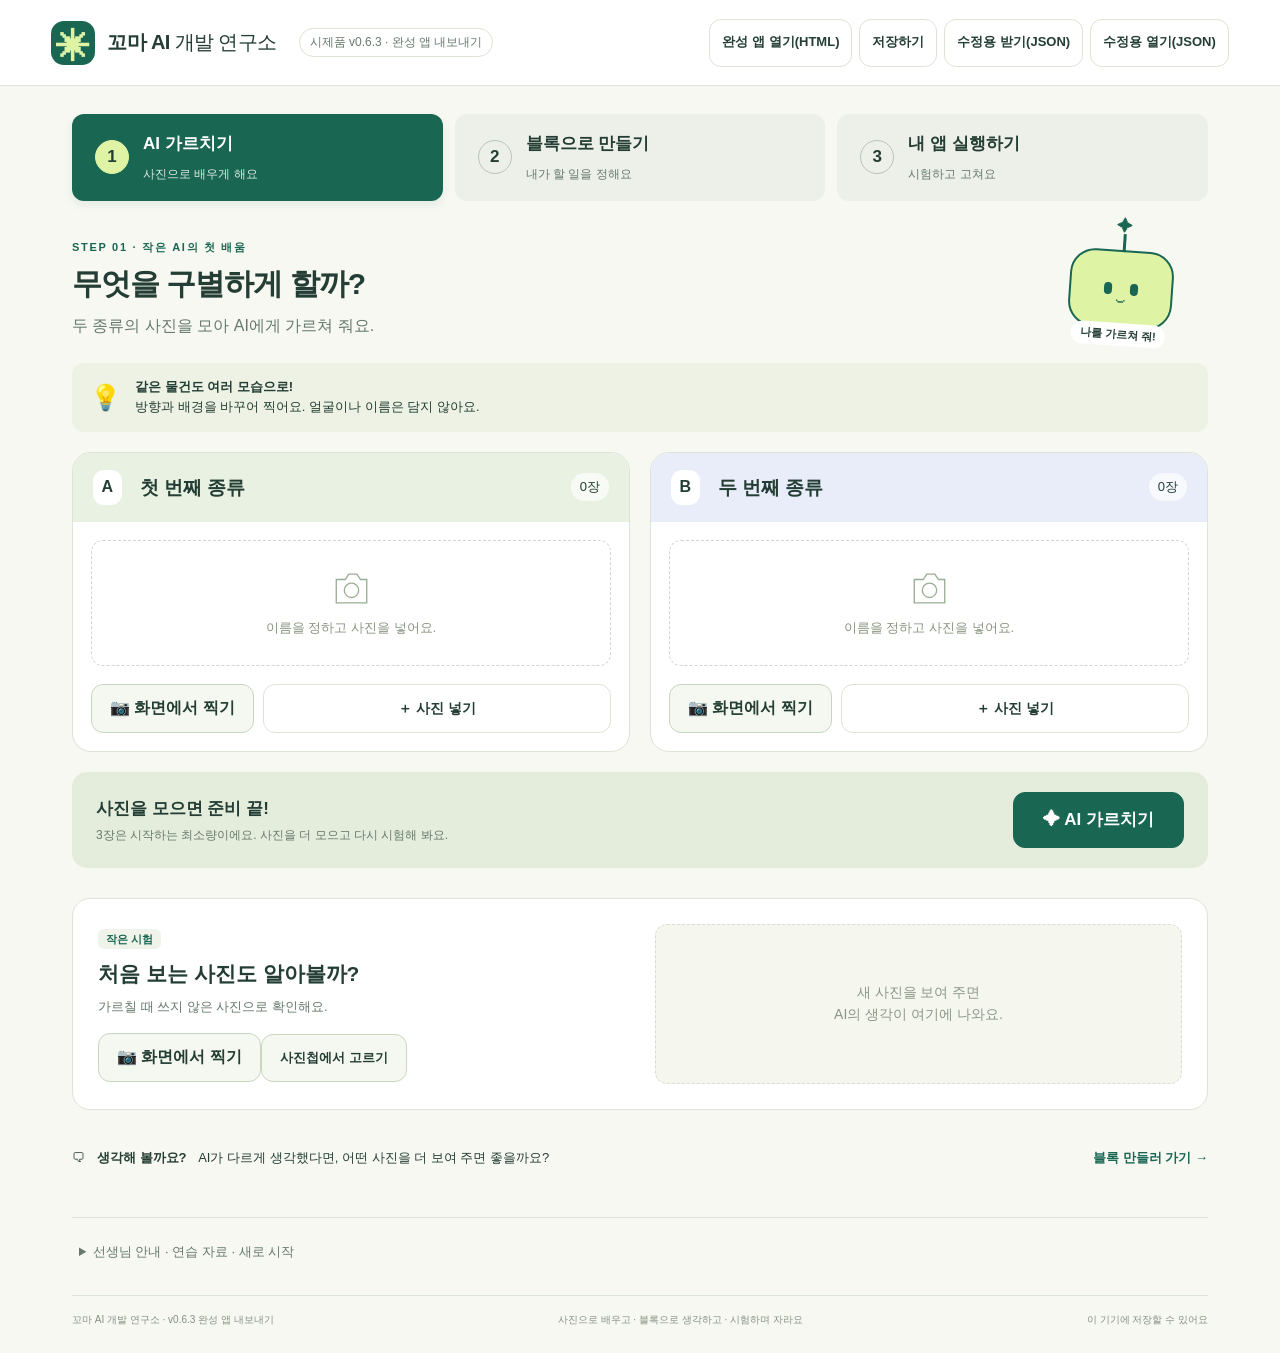
<file: docs/index.html>
<!doctype html>
<html lang="ko"><head><meta charset="utf-8"><meta name="viewport" content="width=device-width,initial-scale=1"><meta name="theme-color" content="#196653"><title>꼬마 AI 개발 연구소</title><link rel="stylesheet" href="style.css"><script defer src="vendor/tf.min.js"></script><script defer src="engine.js?v=60"></script><script defer src="persistence.js"></script><script defer src="camera.js?v=3"></script><script defer src="export-html.js?v=63"></script><script defer src="app.js?v=60"></script></head><body>
<header><a class="brand" href="#"><span class="brand-icon">✳</span><span>꼬마 AI <b>개발 연구소</b></span></a><span class="prototype">시제품 v0.6.3 · 완성 앱 내보내기</span><div class="file-tools"><a class="button quiet" href="play.html">완성 앱 열기(HTML)</a><button id="save">저장하기</button><button id="export">수정용 받기(JSON)</button><label class="button quiet">수정용 열기(JSON)<input id="import" type="file" accept=".json,application/json" hidden></label></div></header>
<main><nav class="steps" aria-label="개발 단계"><button data-tab="teach" class="active"><span>1</span> AI 가르치기<small>사진으로 배우게 해요</small></button><button data-tab="build"><span>2</span> 블록으로 만들기<small>내가 할 일을 정해요</small></button><button data-tab="run"><span>3</span> 내 앱 실행하기<small>시험하고 고쳐요</small></button></nav>
<div id="notice" role="status" aria-live="polite" hidden></div>
<section id="teach" class="page"><div class="section-heading"><div><p class="eyebrow">STEP 01 · 작은 AI의 첫 배움</p><h1>무엇을 구별하게 할까?</h1><p>두 종류의 사진을 모아 AI에게 가르쳐 줘요.</p></div><div class="robot" aria-hidden="true"><i></i><i></i><span>⌣</span><b>나를 가르쳐 줘!</b></div></div>
<div class="hint"><span>💡</span><div><b>같은 물건도 여러 모습으로!</b><br>방향과 배경을 바꾸어 찍어요. 얼굴이나 이름은 담지 않아요.</div></div>
<div id="classes" class="class-grid"></div>
<div class="train-bar"><div><b id="train-state">사진을 모으면 준비 끝!</b><p id="train-detail">한 종류에 3장 이상 넣어 봐요. 서로 다른 모습이 좋아요.</p></div><button id="train" class="primary big">✦ AI 가르치기</button><progress id="progress" max="100" value="0" hidden></progress></div>
<div class="test-panel"><div><span class="tag">작은 시험</span><h2>처음 보는 사진도 알아볼까?</h2><p>가르칠 때 쓰지 않은 사진으로 확인해요.</p><button id="test-camera" class="secondary">📷 화면에서 찍기</button><label class="button secondary">사진첩에서 고르기<input id="test-file" type="file" accept="image/*" hidden></label><button id="test-again" class="secondary" hidden>↻ 같은 사진 다시 시험</button></div><div id="test-result" class="test-result empty">새 사진을 보여 주면<br>AI의 생각이 여기에 나와요.</div></div>
<div class="reflection"><span>🗨</span><p><b>생각해 볼까요?</b> AI가 다르게 생각했다면, 어떤 사진을 더 보여 주면 좋을까요?</p><button class="next" data-tab="build">블록 만들러 가기 →</button></div></section>
<section id="build" class="page" hidden><div class="section-heading"><div><p class="eyebrow">STEP 02 · 생각을 블록으로</p><h1>AI의 생각에, 나의 약속을 연결해요.</h1><p>블록을 눌러 넣고, 순서와 안내를 정해요.</p></div></div>
<div class="builder"><aside class="palette"><h2>블록 꾸러미</h2><p>필요한 블록을 눌러요.</p><button data-add="photo" class="palette-block blue">📷 사진 받기 <span>＋</span></button><button data-add="predict" class="palette-block purple">✦ AI에게 물어보기 <span>＋</span></button><button data-add="if" class="palette-block orange">만약 … (이)라면 <span>＋</span></button><div class="paper-note"><b>내가 정하는 약속</b><p>어떤 결과에 어떤 안내가 나올까요?<br>블록의 순서도 생각해 봐요.</p></div></aside><div class="workspace"><div class="workspace-title"><h2>나의 명령 블록</h2><span id="block-count">0개</span></div><div class="start-block">⚑ 시작 버튼을 누르면</div><div id="blocks"></div><div id="block-empty">왼쪽 꾸러미에서 블록을 골라요.<br>사진 → AI → 만약 … 순서로 생각해 봐요.</div><div id="validation" role="status"></div><button id="check-blocks" class="secondary">✓ 블록 연결 확인</button></div></div>
<div class="simulation"><div><h3>연결만 먼저 시험해요</h3><p>여기서는 AI를 쓰지 않아요. 결과를 골라 내 안내를 확인해요.</p></div><div id="sim-buttons"></div><output id="sim-output">어떤 안내가 나올까요?</output></div><div class="reflection"><span>🗨</span><p><b>생각해 볼까요?</b> AI가 맞혔는데 안내가 엉뚱하다면, 무엇을 고쳐야 할까요?</p><button data-tab="run" class="next">내 앱 실행하기 →</button></div></section>
<section id="run" class="page" hidden><div class="section-heading"><div><p class="eyebrow">STEP 03 · 내가 만든 앱</p><h1>이제, 나의 앱이 움직일 차례!</h1><p>친구의 새 사진으로 시험하고, 더 좋게 고쳐 봐요.</p></div><button id="back-edit" class="secondary" data-tab="build">↶ 블록 고치기</button></div><div class="run-layout"><div class="app-shell"><div class="app-top"><span>✳</span><input id="app-name" aria-label="내 앱 이름" maxlength="30" value="우리의 초록 약속"><span>● ● ●</span></div><div class="app-body"><div id="run-image" class="photo-placeholder"><span>📸</span><h2>어떤 물건일까?</h2><p>사진을 고르고 시작해요.</p></div><p class="run-photo-help">아래 앱은 위에 보이는 사진으로 실행해요. 첫 화면의 시험 사진을 가져와 비교할 수 있어요.</p><button id="reuse-test" class="secondary">↳ 시험한 사진 가져오기</button><div class="app-actions"><button id="run-camera" class="secondary">📷 화면에서 찍기</button><label class="button secondary">사진 고르기<input id="run-file" type="file" accept="image/*" hidden></label><button id="run-start" class="primary">▶ 시작</button></div><div id="app-result" aria-live="polite"><span class="leaf">❋</span><p>내가 만든 안내가 여기에 나타나요.</p></div></div></div><aside class="review"><div class="export-card"><h2>친구에게 앱을 나눠요</h2><p>학습한 AI와 안내를 하나의 실행 파일로 담아요.</p><button id="export-html" class="primary">↓ 완성 앱 받기(HTML)</button><p id="download-ready" hidden><a id="download-html" class="button" download>HTML 파일 저장</a><br><span class="small">준비됐어요! 위 링크를 눌러 저장해요.</span></p><p class="small">받은 HTML은 <a href="play.html">완성 앱 실행 화면</a>에서 골라 촬영하고 시험할 수 있어요. 다시 고칠 작품은 위의 ‘수정용 받기(JSON)’로 보관해요.</p><p class="small">휴대폰의 파일 미리보기에서는 실행이 안 될 수 있어요. 파일 첨부·실행은 수업 전 사용하는 기기와 게시판에서 확인해 주세요.</p></div><span class="tag">개발자의 관찰 노트</span><h2>어디를 고쳐 볼까?</h2><div class="review-item"><span>1</span><div><b>AI가 구별한 결과를 봐요.</b><p>다르게 구별했다면<br>가르친 사진을 살펴봐요.</p><button data-tab="teach">사진 더 가르치기 ↗</button></div></div><div class="review-item"><span>2</span><div><b>앱의 안내를 읽어 봐요.</b><p>내가 생각한 안내가 아니라면<br>조건 블록을 살펴봐요.</p><button data-tab="build">블록 살펴보기 ↗</button></div></div><label class="note-label">오늘 바꾼 점 <textarea id="reflection" placeholder="말로 나누어도 좋아요. 선생님과 적어 볼까요?" maxlength="500"></textarea></label><p class="small">사진을 바꾼 뒤 같은 시험 사진으로 다시 확인해 보세요.</p></aside></div></section>
<details id="teacher"><summary>선생님 안내 · 연습 자료 · 새로 시작</summary><div class="teacher-grid"><div><h3>첫 시험 순서</h3><p>두 종류 사진 각 3장 이상 → AI 가르치기 → 새 사진 시험 → 사진·AI·조건 블록 연결 → 내 앱 실행.</p><p>사진 3장은 작동을 시작하는 최소량입니다. 학습 효과나 정확도를 보장하는 기준이 아닙니다. 최대 각 30장, 원본은 320px 이내로 줄여 사용합니다.</p><h3>AI가 하는 일과 아이가 정하는 일</h3><p>미리 학습된 MobileNet으로 사진의 특징을 추출하고, 학생이 붙인 이름과 사진으로 별도의 2종 분류기를 실제 학습합니다. 조건과 안내는 학생이 정한 규칙으로 실행됩니다.</p><p>AI는 정한 두 종류 중 하나를 고릅니다. 다른 물건·재질·오염 상태·실제 분리배출 방법을 판정하는 도구가 아닙니다. 환경 안내는 선생님과 확인해 주세요.</p></div><div><h3>저장과 사진 처리</h3><p>사진 학습과 예측은 이 브라우저 안에서 실행됩니다. 사진을 서버로 보내지 않습니다. 사진 추가와 학습 완료 후 이 기기의 브라우저에 한 작품을 자동 저장합니다. ‘저장하기’로도 보관할 수 있고, ‘수정용 받기(JSON)’는 사진·모델·블록이 들어 있는 수정용 파일을 받습니다. ‘내 앱 실행하기’의 ‘완성 앱 받기(HTML)’는 원본 학습 사진 없이 학습한 AI와 안내가 들어 있는 실행 파일을 받습니다. 다른 기기로 옮길 때는 파일을 열어 주세요.</p><p>브라우저 저장 자료는 정리·삭제될 수 있으니 수업 전후 파일로 보관해 주세요. 실제 갤럭시탭의 속도와 파일 복원은 수업 전에 확인해야 합니다.</p><h3>선생님용 연습</h3><p>물병·상자 그림을 자동으로 만들어 기능을 시험합니다. 실제 학생 사진으로 얻은 성능을 보여 주는 자료는 아닙니다. 현재 자료가 있으면 덮어쓰지 않습니다.</p><button id="demo">연습 그림 넣기</button><button id="demo-test">새 연습 그림으로 시험</button><button id="reset" class="danger">새 작품 시작</button><p id="technical" class="small"></p></div></div></details>
<footer><span>꼬마 AI 개발 연구소 · v0.6.3 완성 앱 내보내기</span><span>사진으로 배우고 · 블록으로 생각하고 · 시험하며 자라요</span><span id="save-state">이 기기에 저장할 수 있어요</span></footer></main><div id="busy" hidden role="status"><div class="spinner"></div><b id="busy-text">준비하고 있어요…</b><p>잠깐만 기다려 주세요.</p></div><dialog id="camera-dialog" aria-labelledby="camera-title"><div class="camera-heading"><h2 id="camera-title">사진 찍기</h2><button id="camera-close" aria-label="카메라 닫기">닫기 ×</button></div><video id="camera-video" autoplay muted playsinline></video><div class="camera-feedback"><img id="camera-last" alt="방금 저장한 사진" hidden><p id="camera-status" role="status">카메라를 준비해요.</p></div><div class="camera-actions"><button id="camera-capture" disabled>📷 찍어서 저장</button><button id="camera-retry" hidden>카메라 다시 열기</button></div><p class="small">얼굴 대신 물건을 찍어요. 닫으면 카메라도 꺼져요.</p></dialog></body></html>
</file>
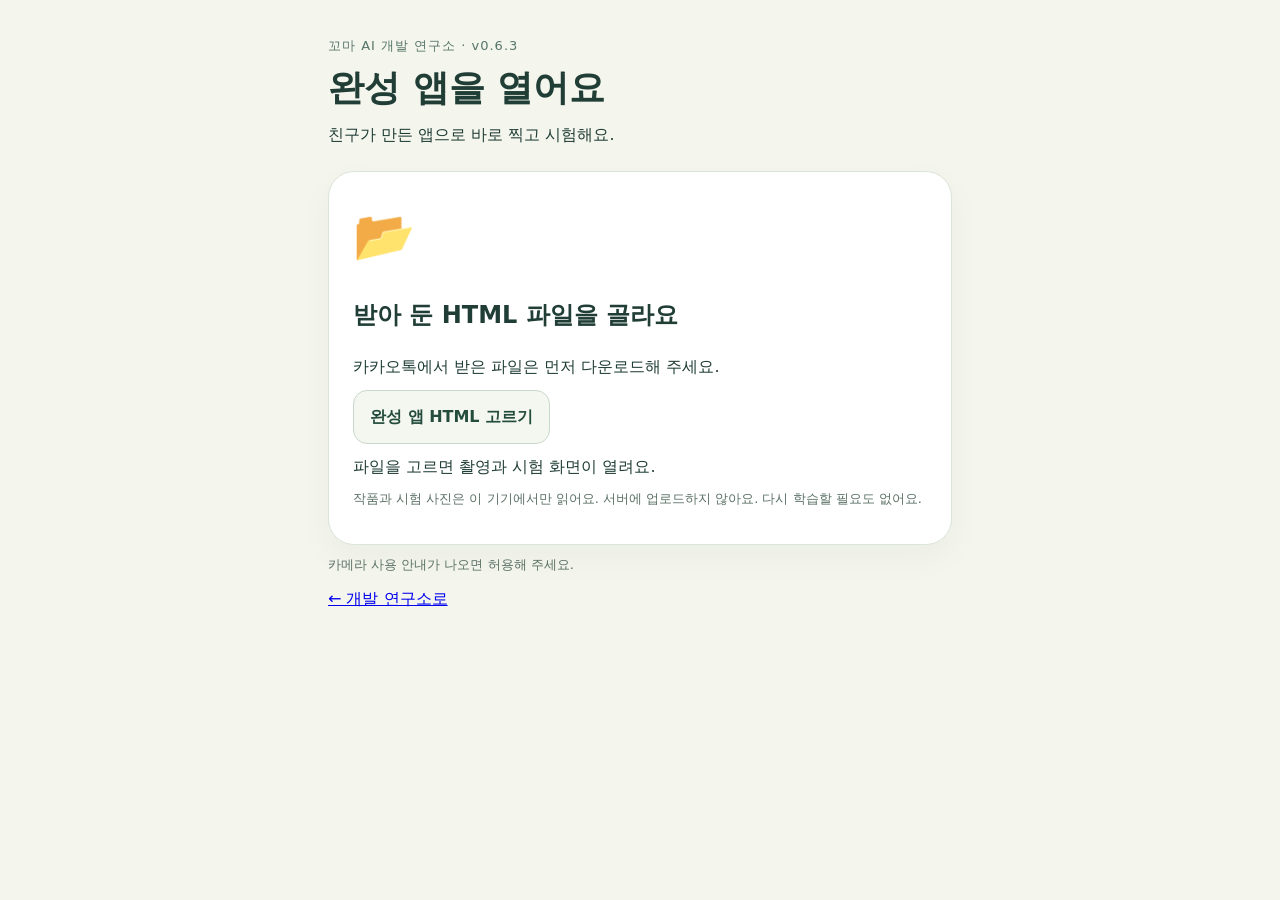
<file: docs/play.html>
<!doctype html><html lang="ko" data-web-player="true" translate="no"><head><meta name="google" content="notranslate"><meta charset="utf-8"><meta name="viewport" content="width=device-width,initial-scale=1"><meta name="theme-color" content="#196653"><meta http-equiv="Content-Security-Policy" content="default-src 'none'; script-src 'self' 'unsafe-eval'; style-src 'unsafe-inline'; img-src data: blob:; media-src blob:; connect-src 'self'; base-uri 'none'; form-action 'none'"><title>완성 앱 실행하기</title>
<style>*{box-sizing:border-box}body{margin:0;background:#f4f5ed;color:#203e36;font-family:system-ui,'Malgun Gothic',sans-serif;line-height:1.6}main{max-width:660px;margin:auto;padding:24px 18px 48px}header{margin:12px 0 24px}.eyebrow{font-size:13px;letter-spacing:1px;color:#577569}h1{font-size:clamp(25px,6vw,36px);line-height:1.3;overflow-wrap:anywhere;margin:8px 0}p{margin:10px 0}.card{border:1px solid #dbe4d8;background:white;border-radius:26px;padding:24px;box-shadow:0 12px 35px #2446380a}.photo{background:#edf2e8;border-radius:18px;min-height:220px;display:grid;place-items:center;text-align:center;overflow:hidden}.photo img{width:100%;height:280px;object-fit:contain}.symbol{font-size:50px}.actions{display:flex;flex-wrap:wrap;gap:10px;margin-top:20px}button{font:inherit;font-weight:700;border:1px solid #c9d8cc;border-radius:14px;padding:13px 16px;min-height:52px;background:#f4f7f0;color:#244c3c;cursor:pointer;touch-action:manipulation}button:focus-visible{outline:3px solid #d99513;outline-offset:3px}button:disabled{opacity:.5;cursor:default}#start{background:#196653;color:white;border-color:#196653;width:100%;font-size:20px}#status{min-height:52px;color:#4c685c;font-size:15px}#answer{background:#eff6eb;border:1px solid #cee0c7;border-radius:18px;padding:20px;text-align:center}#class-name{display:block;font-size:27px;overflow-wrap:anywhere}#message{font-size:24px;font-weight:700;overflow-wrap:anywhere}#icon{display:block;font-size:40px}.small{font-size:13px;color:#5b7166}details{margin-top:18px}summary{cursor:pointer}pre{white-space:pre-wrap;word-break:break-word;font-size:11px}dialog{border:0;border-radius:20px;max-width:540px;width:92%;padding:18px}dialog::backdrop{background:#122d25bb}video{width:100%;max-height:55vh;background:#142c23;border-radius:12px}dialog .actions{justify-content:space-between}[hidden]{display:none!important}@media(max-width:390px){main{padding:16px 10px}.card{padding:16px}.actions button{flex:1}}</style></head><body><main id="open-app-panel"><header><div class="eyebrow">꼬마 AI 개발 연구소 · v0.6.3</div><h1>완성 앱을 열어요</h1><p>친구가 만든 앱으로 바로 찍고 시험해요.</p></header><section class="card"><div class="symbol" aria-hidden="true">📂</div><h2>받아 둔 HTML 파일을 골라요</h2><p>카카오톡에서 받은 파일은 먼저 다운로드해 주세요.</p><button id="open-app">완성 앱 HTML 고르기</button><input id="app-file" type="file" accept=".html,.htm,text/html" hidden><p id="open-status" role="status" aria-live="polite">파일을 고르면 촬영과 시험 화면이 열려요.</p><p class="small">작품과 시험 사진은 이 기기에서만 읽어요. 서버에 업로드하지 않아요. 다시 학습할 필요도 없어요.</p></section><p class="small">카메라 사용 안내가 나오면 허용해 주세요.</p><p><a href="./">← 개발 연구소로</a></p></main><main id="player-main" hidden><header><div class="eyebrow">꼬마 AI 개발 연구소 · 친구가 만든 앱 · v0.6.3</div><h1 id="app-title">완성 앱 실행하기</h1><p>사진을 보고, AI의 생각을 확인해요.</p></header><section class="card"><div class="photo"><div id="placeholder"><span class="symbol">📷</span><p>어떤 물건일까?</p></div><img id="preview" alt="지금 시험할 사진" hidden></div><div class="actions"><button id="camera-open">📷 바로 사진 찍기</button><button id="choose">🖼 갤러리에서 고르기</button><input id="photo" type="file" accept="image/*" hidden><button id="start" disabled>▶ 시작</button></div><p class="small">바로 찍거나 갤러리에서 고른 뒤, 시작을 눌러요.</p><div id="camera-fallback" hidden><p class="small">주소창의 사이트 설정과 휴대폰 설정에서 이 브라우저의 카메라 권한을 확인해 주세요. 당장 촬영이 어렵다면 휴대폰 기본 카메라에서 따로 찍어 저장한 다음 ‘갤러리에서 고르기’를 이용해요.</p><div hidden><p><a href="https://hyodur.github.io/little-ai-lab-classroom/play.html" target="_blank" rel="noopener">웹에서 완성 앱 열기 ↗</a></p><p class="small">위 화면에서 이 HTML 파일을 골라 주세요. 파일을 서버에 올리지 않고 촬영과 시험을 할 수 있어요.</p><p class="small">카메라 사용이 어려우면 기기의 카메라 앱으로 찍어 보세요. 파일을 여는 앱에 따라 촬영을 지원하지 않을 수 있어요.</p><button id="native-open">📷 카메라 앱으로 찍기</button><input id="native-photo" type="file" accept="image/*" capture="environment" hidden></div></div><p id="status" role="status" aria-live="polite">앱을 준비하고 있어요…</p><noscript><p>이 화면에서는 앱을 실행할 수 없어요. 파일 미리보기가 아닌 JavaScript를 실행하는 웹브라우저로 열어 주세요.</p></noscript><section id="answer" aria-live="polite" hidden><span>AI가 고른 종류</span><strong id="class-name"></strong><hr><span id="icon" aria-hidden="true"></span><p id="message"></p><small>만든 친구가 블록으로 연결한 안내예요.</small></section></section><details><summary>이 앱은 어떻게 배웠을까?</summary><p id="learned"></p><p class="small">사진의 모습을 배우고 두 종류 중 하나를 골라요. 처음 보는 물건도 둘 중 하나로 고르므로 틀릴 수 있어요. 사진 수만으로 AI가 잘 배웠는지 알 수는 없어요. 같은 시험 사진을 여러 앱에 넣고 비교해 봐요.</p><p class="small">AI와 안내 블록이 이 파일에 들어 있어요. 원래 학습 사진은 들어 있지 않아요. 시험 사진은 서버에 보내거나 파일에 저장하지 않아요. 앱을 고치려면 연구소에서 수정용 JSON을 열어 주세요.</p></details><details><summary>소프트웨어 이용 안내</summary><p class="small">TensorFlow.js / MobileNet · Apache License 2.0</p><pre>
                                 Apache License
                           Version 2.0, January 2004
                        http://www.apache.org/licenses/

   TERMS AND CONDITIONS FOR USE, REPRODUCTION, AND DISTRIBUTION

   1. Definitions.

      &quot;License&quot; shall mean the terms and conditions for use, reproduction,
      and distribution as defined by Sections 1 through 9 of this document.

      &quot;Licensor&quot; shall mean the copyright owner or entity authorized by
      the copyright owner that is granting the License.

      &quot;Legal Entity&quot; shall mean the union of the acting entity and all
      other entities that control, are controlled by, or are under common
      control with that entity. For the purposes of this definition,
      &quot;control&quot; means (i) the power, direct or indirect, to cause the
      direction or management of such entity, whether by contract or
      otherwise, or (ii) ownership of fifty percent (50%) or more of the
      outstanding shares, or (iii) beneficial ownership of such entity.

      &quot;You&quot; (or &quot;Your&quot;) shall mean an individual or Legal Entity
      exercising permissions granted by this License.

      &quot;Source&quot; form shall mean the preferred form for making modifications,
      including but not limited to software source code, documentation
      source, and configuration files.

      &quot;Object&quot; form shall mean any form resulting from mechanical
      transformation or translation of a Source form, including but
      not limited to compiled object code, generated documentation,
      and conversions to other media types.

      &quot;Work&quot; shall mean the work of authorship, whether in Source or
      Object form, made available under the License, as indicated by a
      copyright notice that is included in or attached to the work
      (an example is provided in the Appendix below).

      &quot;Derivative Works&quot; shall mean any work, whether in Source or Object
      form, that is based on (or derived from) the Work and for which the
      editorial revisions, annotations, elaborations, or other modifications
      represent, as a whole, an original work of authorship. For the purposes
      of this License, Derivative Works shall not include works that remain
      separable from, or merely link (or bind by name) to the interfaces of,
      the Work and Derivative Works thereof.

      &quot;Contribution&quot; shall mean any work of authorship, including
      the original version of the Work and any modifications or additions
      to that Work or Derivative Works thereof, that is intentionally
      submitted to Licensor for inclusion in the Work by the copyright owner
      or by an individual or Legal Entity authorized to submit on behalf of
      the copyright owner. For the purposes of this definition, &quot;submitted&quot;
      means any form of electronic, verbal, or written communication sent
      to the Licensor or its representatives, including but not limited to
      communication on electronic mailing lists, source code control systems,
      and issue tracking systems that are managed by, or on behalf of, the
      Licensor for the purpose of discussing and improving the Work, but
      excluding communication that is conspicuously marked or otherwise
      designated in writing by the copyright owner as &quot;Not a Contribution.&quot;

      &quot;Contributor&quot; shall mean Licensor and any individual or Legal Entity
      on behalf of whom a Contribution has been received by Licensor and
      subsequently incorporated within the Work.

   2. Grant of Copyright License. Subject to the terms and conditions of
      this License, each Contributor hereby grants to You a perpetual,
      worldwide, non-exclusive, no-charge, royalty-free, irrevocable
      copyright license to reproduce, prepare Derivative Works of,
      publicly display, publicly perform, sublicense, and distribute the
      Work and such Derivative Works in Source or Object form.

   3. Grant of Patent License. Subject to the terms and conditions of
      this License, each Contributor hereby grants to You a perpetual,
      worldwide, non-exclusive, no-charge, royalty-free, irrevocable
      (except as stated in this section) patent license to make, have made,
      use, offer to sell, sell, import, and otherwise transfer the Work,
      where such license applies only to those patent claims licensable
      by such Contributor that are necessarily infringed by their
      Contribution(s) alone or by combination of their Contribution(s)
      with the Work to which such Contribution(s) was submitted. If You
      institute patent litigation against any entity (including a
      cross-claim or counterclaim in a lawsuit) alleging that the Work
      or a Contribution incorporated within the Work constitutes direct
      or contributory patent infringement, then any patent licenses
      granted to You under this License for that Work shall terminate
      as of the date such litigation is filed.

   4. Redistribution. You may reproduce and distribute copies of the
      Work or Derivative Works thereof in any medium, with or without
      modifications, and in Source or Object form, provided that You
      meet the following conditions:

      (a) You must give any other recipients of the Work or
          Derivative Works a copy of this License; and

      (b) You must cause any modified files to carry prominent notices
          stating that You changed the files; and

      (c) You must retain, in the Source form of any Derivative Works
          that You distribute, all copyright, patent, trademark, and
          attribution notices from the Source form of the Work,
          excluding those notices that do not pertain to any part of
          the Derivative Works; and

      (d) If the Work includes a &quot;NOTICE&quot; text file as part of its
          distribution, then any Derivative Works that You distribute must
          include a readable copy of the attribution notices contained
          within such NOTICE file, excluding those notices that do not
          pertain to any part of the Derivative Works, in at least one
          of the following places: within a NOTICE text file distributed
          as part of the Derivative Works; within the Source form or
          documentation, if provided along with the Derivative Works; or,
          within a display generated by the Derivative Works, if and
          wherever such third-party notices normally appear. The contents
          of the NOTICE file are for informational purposes only and
          do not modify the License. You may add Your own attribution
          notices within Derivative Works that You distribute, alongside
          or as an addendum to the NOTICE text from the Work, provided
          that such additional attribution notices cannot be construed
          as modifying the License.

      You may add Your own copyright statement to Your modifications and
      may provide additional or different license terms and conditions
      for use, reproduction, or distribution of Your modifications, or
      for any such Derivative Works as a whole, provided Your use,
      reproduction, and distribution of the Work otherwise complies with
      the conditions stated in this License.

   5. Submission of Contributions. Unless You explicitly state otherwise,
      any Contribution intentionally submitted for inclusion in the Work
      by You to the Licensor shall be under the terms and conditions of
      this License, without any additional terms or conditions.
      Notwithstanding the above, nothing herein shall supersede or modify
      the terms of any separate license agreement you may have executed
      with Licensor regarding such Contributions.

   6. Trademarks. This License does not grant permission to use the trade
      names, trademarks, service marks, or product names of the Licensor,
      except as required for reasonable and customary use in describing the
      origin of the Work and reproducing the content of the NOTICE file.

   7. Disclaimer of Warranty. Unless required by applicable law or
      agreed to in writing, Licensor provides the Work (and each
      Contributor provides its Contributions) on an &quot;AS IS&quot; BASIS,
      WITHOUT WARRANTIES OR CONDITIONS OF ANY KIND, either express or
      implied, including, without limitation, any warranties or conditions
      of TITLE, NON-INFRINGEMENT, MERCHANTABILITY, or FITNESS FOR A
      PARTICULAR PURPOSE. You are solely responsible for determining the
      appropriateness of using or redistributing the Work and assume any
      risks associated with Your exercise of permissions under this License.

   8. Limitation of Liability. In no event and under no legal theory,
      whether in tort (including negligence), contract, or otherwise,
      unless required by applicable law (such as deliberate and grossly
      negligent acts) or agreed to in writing, shall any Contributor be
      liable to You for damages, including any direct, indirect, special,
      incidental, or consequential damages of any character arising as a
      result of this License or out of the use or inability to use the
      Work (including but not limited to damages for loss of goodwill,
      work stoppage, computer failure or malfunction, or any and all
      other commercial damages or losses), even if such Contributor
      has been advised of the possibility of such damages.

   9. Accepting Warranty or Additional Liability. While redistributing
      the Work or Derivative Works thereof, You may choose to offer,
      and charge a fee for, acceptance of support, warranty, indemnity,
      or other liability obligations and/or rights consistent with this
      License. However, in accepting such obligations, You may act only
      on Your own behalf and on Your sole responsibility, not on behalf
      of any other Contributor, and only if You agree to indemnify,
      defend, and hold each Contributor harmless for any liability
      incurred by, or claims asserted against, such Contributor by reason
      of your accepting any such warranty or additional liability.

   END OF TERMS AND CONDITIONS

   APPENDIX: How to apply the Apache License to your work.

      To apply the Apache License to your work, attach the following
      boilerplate notice, with the fields enclosed by brackets &quot;[]&quot;
      replaced with your own identifying information. (Don&#39;t include
      the brackets!)  The text should be enclosed in the appropriate
      comment syntax for the file format. We also recommend that a
      file or class name and description of purpose be included on the
      same &quot;printed page&quot; as the copyright notice for easier
      identification within third-party archives.

   Copyright [yyyy] [name of copyright owner]

   Licensed under the Apache License, Version 2.0 (the &quot;License&quot;);
   you may not use this file except in compliance with the License.
   You may obtain a copy of the License at

       http://www.apache.org/licenses/LICENSE-2.0

   Unless required by applicable law or agreed to in writing, software
   distributed under the License is distributed on an &quot;AS IS&quot; BASIS,
   WITHOUT WARRANTIES OR CONDITIONS OF ANY KIND, either express or implied.
   See the License for the specific language governing permissions and
   limitations under the License.
</pre></details><p><a href="play.html">다른 완성 앱 열기</a> · <a href="./">개발 연구소로</a></p></main><dialog id="camera-dialog" aria-labelledby="camera-title"><h2 id="camera-title">물건 사진 찍기</h2><video id="camera-video" autoplay muted playsinline></video><p id="camera-status" role="status" aria-live="polite"></p><div class="actions"><button id="camera-close">닫기 ×</button><button id="camera-capture" disabled>📷 찍어서 사용</button></div><p class="small">얼굴 대신 물건을 찍어요. 촬영하거나 닫으면 카메라가 꺼져요.</p></dialog><script type="application/json" id="app-data"></script><script defer src="vendor/tf.min.js"></script><script defer src="engine.js?v=60"></script><script defer src="camera.js?v=3"></script><script defer src="player-transfer.js?v=63"></script><script defer src="player-import.js?v=63"></script><script defer src="player-open.js?v=63"></script></body></html>
</file>
<file: docs/style.css>
:root{--ink:#243e35;--green:#196653;--lime:#dff3a5;--paper:#f7f8f2;--line:#dce3d7;--muted:#66796b;--blue:#e5f1fd;--purple:#eee8fb;--orange:#fff0d8}*{box-sizing:border-box}body{margin:0;background:var(--paper);color:var(--ink);font-family:Arial,'Noto Sans KR','Malgun Gothic',sans-serif;line-height:1.55}button,input,select,textarea{font:inherit}button,.button{border:1px solid var(--line);border-radius:12px;padding:11px 18px;background:white;color:var(--ink);font-weight:700;cursor:pointer;min-height:48px;display:inline-flex;align-items:center;justify-content:center;gap:8px;text-decoration:none;touch-action:manipulation}button:hover,.button:hover{filter:brightness(.96);border-color:#829c8c}button:focus-visible,.button:focus-within,input:focus-visible,select:focus-visible,textarea:focus-visible{outline:3px solid #f0b73e;outline-offset:3px}button:disabled{opacity:.5;cursor:wait}input,select,textarea{color:var(--ink);border:1px solid #becdc0;border-radius:9px;padding:10px;background:white;min-width:0}input{max-width:100%}header{background:white;border-bottom:1px solid var(--line);display:flex;align-items:center;gap:22px;padding:18px 4%;min-height:86px}.brand{display:flex;align-items:center;gap:12px;color:var(--ink);text-decoration:none;font-size:20px;font-weight:800;letter-spacing:-.6px}.brand b{font-weight:400}.brand-icon{background:var(--green);color:var(--lime);display:grid;place-items:center;font-size:34px;border-radius:13px;width:44px;height:44px}.prototype{font-size:12px;color:var(--muted);border:1px solid var(--line);border-radius:20px;padding:4px 10px}.file-tools{margin-left:auto;display:flex;gap:7px;font-size:13px}.file-tools button,.file-tools .button{padding:9px 12px}main{max-width:1200px;padding:28px 32px 0;margin:auto}.steps{display:grid;grid-template-columns:repeat(3,1fr);gap:12px;margin-bottom:38px}.steps button{text-align:left;justify-content:flex-start;position:relative;display:grid;grid-template-columns:36px 1fr;column-gap:12px;padding:16px 22px;background:#edf0e8;border-color:transparent;font-size:17px}.steps span{grid-row:span 2;border:1px solid #b8c5b7;border-radius:50%;width:34px;height:34px;display:grid;place-items:center}.steps small{grid-column:2;font-size:12px;font-weight:400;color:var(--muted)}.steps .active{background:var(--green);color:white;box-shadow:0 4px 10px #19665315}.steps .active span{background:var(--lime);color:var(--ink);border-color:var(--lime)}.steps .active small{color:#dbebdf}.section-heading{display:flex;align-items:center;justify-content:space-between;gap:25px;margin:12px 0 24px}.eyebrow{color:var(--green);font-size:11px;font-weight:800;letter-spacing:1.7px;margin:0 0 8px}h1{font-size:30px;letter-spacing:-1px;line-height:1.35;margin:0 0 10px}h2{font-size:21px;line-height:1.4;margin:8px 0}h3{font-size:16px}.section-heading p:not(.eyebrow),.test-panel p{color:var(--muted);margin:0}.robot{flex-shrink:0;position:relative;display:flex;align-items:center;justify-content:center;gap:18px;width:104px;height:78px;border-radius:25px;background:var(--lime);border:2px solid var(--green);transform:rotate(4deg);margin-right:35px}.robot:before{content:'';position:absolute;width:3px;height:18px;background:var(--green);top:-18px}.robot:after{content:'✦';position:absolute;top:-38px;color:var(--green)}.robot i{width:8px;height:12px;background:var(--green);border-radius:10px}.robot span{position:absolute;bottom:7px;color:var(--green);font-size:23px}.robot b{position:absolute;bottom:-20px;white-space:nowrap;font-size:11px;background:white;padding:3px 9px;border-radius:12px}.hint{background:#edf2e4;border-radius:12px;padding:14px 18px;display:flex;align-items:center;gap:14px;font-size:13px;margin-bottom:20px}.hint>span{font-size:25px}.class-grid{display:grid;grid-template-columns:1fr 1fr;gap:20px}.class-card{background:white;border:1px solid var(--line);border-radius:19px;overflow:hidden}.class-header{background:#e9f1e3;padding:17px 20px;display:flex;align-items:center;gap:12px}.class-card:nth-child(2) .class-header{background:#e9edf9}.class-letter{width:35px;height:35px;display:grid;place-items:center;border-radius:11px;background:white;font-weight:800}.class-header input{font-size:19px;font-weight:800;border:0;background:transparent;width:100%;padding:3px 6px}.count{font-size:13px;white-space:nowrap;background:#ffffffaa;padding:4px 9px;border-radius:20px}.photos{min-height:156px;max-height:265px;overflow:auto;display:flex;flex-wrap:wrap;align-content:flex-start;gap:10px;padding:18px}.photo-empty{width:100%;border:1px dashed #ced9cb;border-radius:12px;display:flex;align-items:center;justify-content:center;flex-direction:column;height:126px;color:#87947f;font-size:13px;gap:8px}.photo-empty svg{width:43px;height:43px;stroke:#9bad95;fill:none;stroke-width:1.5}.thumb{width:75px;height:75px;position:relative}.thumb img{width:100%;height:100%;object-fit:cover;border-radius:9px}.thumb button{position:absolute;top:-7px;right:-7px;border-radius:50%;min-height:29px;width:29px;padding:0;background:white;color:#955448;font-size:19px}.photo-actions{display:flex;gap:9px;padding:0 18px 18px}.photo-actions label{flex:1;font-size:14px}.secondary{background:#f5f8f0;border-color:#c7d6bf}.primary{background:var(--green);color:white;border-color:var(--green)}.big{font-size:17px;min-height:56px;padding:14px 29px}.train-bar{background:#e4eddc;border-radius:15px;margin:20px 0 30px;padding:20px 24px;display:flex;flex-wrap:wrap;align-items:center;justify-content:space-between;gap:15px}.train-bar b{font-size:17px}.train-bar p{font-size:12px;color:var(--muted);margin:4px 0 0}progress{flex-basis:100%;width:100%;height:10px;accent-color:var(--green)}.test-panel{background:white;border:1px solid var(--line);border-radius:18px;padding:25px;display:grid;grid-template-columns:1fr 1fr;gap:30px;align-items:center}.tag{font-size:11px;background:#eff3e9;color:var(--green);border-radius:6px;padding:4px 8px;font-weight:800}.test-panel p{font-size:13px}.test-panel label{margin-top:17px;font-size:13px}.test-result{background:#f5f7ef;border-radius:12px;padding:18px;min-height:160px;font-size:14px;display:flex;align-items:center;gap:20px}.test-result.empty{justify-content:center;text-align:center;color:#8b9786;border:1px dashed #d6dfcf}.test-result img{width:100px;height:100px;object-fit:cover;border-radius:10px}.test-result strong{font-size:23px;color:var(--green);display:block}.test-result small{display:block;color:var(--muted);font-size:11px;line-height:1.7;margin-top:7px}.reflection{display:flex;align-items:center;gap:12px;margin:24px 0 32px;font-size:13px}.reflection p{flex:1}.reflection b{margin-right:8px}.next{background:transparent;border:0;color:var(--green);font-size:13px;padding-right:0}.builder{display:grid;grid-template-columns:270px 1fr;gap:22px}.palette{background:white;border-radius:18px;border:1px solid var(--line);padding:22px}.palette h2{font-size:18px}.palette p{font-size:13px;color:var(--muted)}.palette-block{width:100%;justify-content:space-between;margin:9px 0;padding:13px;font-size:14px;border:0;border-radius:8px 8px 8px 3px;box-shadow:0 3px 0 #00000012}.blue{background:var(--blue)}.purple{background:var(--purple)}.orange{background:var(--orange)}.paper-note{background:#faf5dd;transform:rotate(-2deg);padding:18px;margin-top:30px;font-size:14px}.paper-note p{line-height:1.9}.workspace{border:1px solid var(--line);border-radius:18px;background-color:#fff;background-image:radial-gradient(#dee7d8 1px,transparent 1px);background-size:18px 18px;padding:25px}.workspace-title{display:flex;justify-content:space-between;align-items:center;margin-bottom:20px}.workspace-title h2{font-size:18px;margin:0}.workspace-title span{font-size:12px}.start-block{display:inline-block;background:var(--green);color:white;border-radius:16px 16px 4px 4px;padding:12px 23px;font-size:14px;font-weight:700}.code-block{padding:15px 15px 13px;border-radius:4px 10px 10px 4px;margin:5px 0 5px 18px;border-left:5px solid #00000015;position:relative}.code-block:before{content:'';position:absolute;top:-5px;left:20px;width:20px;height:6px;border-radius:0 0 4px 4px;background:inherit}.block-top{display:flex;align-items:center;gap:9px}.block-top b{font-size:15px;flex:1}.controls{display:flex;gap:4px}.controls button{padding:0;width:38px;min-height:38px;background:#ffffff99;border:0}.code-block select{padding:6px;max-width:160px;min-height:42px;font-size:14px}.block-output{display:flex;align-items:center;gap:8px;padding:10px 0 0 16px;font-size:14px}.block-output input{flex:1;width:140px;font-size:14px}.block-output select{width:62px}.block-output label{white-space:nowrap}#block-empty{padding:30px;font-size:14px;color:var(--muted);line-height:2}#validation{padding:12px 0;font-size:13px;color:#9a5e16;white-space:pre-line}#check-blocks{font-size:13px}.simulation{display:flex;flex-wrap:wrap;align-items:center;gap:20px;background:#eaf0e3;border-radius:15px;padding:20px 25px;margin-top:22px}.simulation h3{margin:0}.simulation p{font-size:12px;color:var(--muted);margin:5px 0}.simulation button{font-size:13px;margin:3px}.simulation output{background:white;border-radius:9px;padding:12px 20px;font-size:14px;flex:1;min-width:160px}.run-layout{display:grid;grid-template-columns:1.4fr 1fr;gap:30px}.app-shell{background:white;border:1px solid #b7cdb7;border-radius:22px;overflow:hidden;box-shadow:0 8px 0 #dce6d4}.app-top{background:var(--green);color:white;padding:14px 22px;display:flex;align-items:center;gap:12px}.app-top>span:first-child{font-size:27px;color:var(--lime)}.app-top>span:last-child{font-size:7px;letter-spacing:3px}.app-top input{background:transparent;border:0;color:white;font-size:19px;font-weight:700;flex:1;width:100%;padding:5px}.app-body{padding:28px;text-align:center}.photo-placeholder{border:2px dashed #d8e2d1;border-radius:14px;height:200px;display:flex;align-items:center;justify-content:center;flex-direction:column;background:#fafbf7}.photo-placeholder>span{font-size:38px}.photo-placeholder h2{font-size:18px;margin:8px 0 2px}.photo-placeholder p{font-size:13px;margin:0;color:var(--muted)}#run-image img{width:100%;height:200px;object-fit:contain;border-radius:12px}.app-actions{display:flex;gap:12px;margin:18px 0}.app-actions>*{flex:1}#app-result{background:#f0f5e7;border-radius:13px;min-height:160px;padding:20px;display:flex;flex-direction:column;align-items:center;justify-content:center}#app-result p{font-size:14px;color:var(--muted);margin:8px}#app-result h2{font-size:24px}.leaf{font-size:32px;color:#74976a}#app-result small{font-size:12px;color:var(--muted)}.review{padding:20px 8px}.review h2{margin-top:12px}.review-item{display:flex;gap:15px;margin:25px 0}.review-item>span{background:#e4eccc;border-radius:50%;width:28px;height:28px;display:grid;place-items:center;flex-shrink:0}.review-item b{font-size:15px}.review-item p{font-size:13px;color:var(--muted);line-height:1.8;margin:7px 0}.review-item button{border:0;background:transparent;color:var(--green);font-size:13px;padding:5px 0;min-height:38px}.note-label{font-size:13px;font-weight:bold;display:block}.note-label textarea{display:block;width:100%;margin-top:8px;height:95px;resize:vertical;font-size:13px}.small{font-size:12px;color:var(--muted)}details{margin:35px 0 20px;border-top:1px solid var(--line);padding-top:17px;color:var(--muted);font-size:13px}summary{cursor:pointer;min-height:40px;padding:7px}.teacher-grid{display:grid;grid-template-columns:1fr 1fr;gap:30px;background:white;border-radius:12px;padding:20px;color:var(--ink);line-height:1.85}.teacher-grid button{font-size:12px;margin:4px}.danger{color:#9a4536}.teacher-grid h3{margin-bottom:5px}footer{display:flex;gap:16px;justify-content:space-between;font-size:10px;color:#84917f;padding:16px 0 25px;border-top:1px solid var(--line)}#notice{position:sticky;top:10px;z-index:8;background:#fff8dc;border:1px solid #e3d8a8;border-radius:10px;padding:13px 18px;margin-bottom:16px;font-size:14px;box-shadow:0 4px 15px #00000010}#busy{position:fixed;inset:0;background:#f7f8f2ed;z-index:20;display:flex;align-items:center;justify-content:center;flex-direction:column}#busy b{margin-top:18px}#busy p{font-size:13px;color:var(--muted)}.spinner{width:40px;height:40px;border:4px solid #d7e5ca;border-top-color:var(--green);border-radius:50%;animation:spin 1s linear infinite}@keyframes spin{to{transform:rotate(360deg)}}[hidden]{display:none!important}@media(max-width:1000px){.prototype{display:none}header{gap:12px;padding:15px 24px}.brand{font-size:17px}.brand b{display:none}main{padding:24px}.block-top{flex-wrap:wrap}.controls{margin-left:auto}.block-output{flex-wrap:wrap}.steps button{padding:14px}.robot{margin-right:15px}h1{font-size:27px}}@media(max-width:680px){header{flex-wrap:wrap;padding:12px 16px}.file-tools{margin-left:auto;font-size:11px;gap:4px}.file-tools button,.file-tools .button{padding:8px;min-height:42px}.brand-icon{width:32px;height:32px;font-size:27px}.brand{font-size:14px;gap:7px}main{padding:18px 14px}.steps{gap:5px;margin-bottom:26px}.steps button{display:flex;flex-direction:column;text-align:center;gap:6px;font-size:12px;padding:12px 4px}.steps small{display:none}.steps span{width:27px;height:27px;font-size:13px}h1{font-size:23px}.section-heading p:not(.eyebrow){font-size:13px}.robot{display:none}.class-grid{gap:12px;grid-template-columns:1fr}.class-header{padding:13px 16px}.photos{min-height:116px}.photo-empty{height:88px}.photo-empty svg{height:29px}.train-bar{padding:18px}.train-bar .primary{width:100%}.test-panel{grid-template-columns:1fr;padding:20px;gap:20px}.reflection{flex-wrap:wrap}.reflection p{flex-basis:85%}.reflection .next{margin-left:auto}.builder{grid-template-columns:1fr}.palette{padding:16px}.palette h2{margin:0}.palette p{margin:5px 0}.palette-block{display:inline-flex;width:auto;font-size:12px;margin:5px 3px;padding:9px}.paper-note{display:none}.workspace{padding:18px}.code-block{margin-left:8px}.run-layout{grid-template-columns:1fr}.app-body{padding:20px}.teacher-grid{grid-template-columns:1fr}.simulation{padding:18px}footer{flex-wrap:wrap}footer>span:nth-child(2){display:none}.section-heading{align-items:flex-start}.section-heading>button{font-size:11px;white-space:nowrap;padding:8px}.test-result img{width:80px;height:80px}}@media(prefers-reduced-motion:reduce){*{animation:none!important}}
.block-output{flex-wrap:wrap}.block-output select[data-message-choice]{width:auto;max-width:170px}.block-output input{flex-basis:100%;margin-left:0}.block-output select[data-icon]{width:62px}.controls button{min-width:44px;min-height:44px}
/* In-page camera: modest stream resolution and no native camera handoff. */
#camera-dialog{width:min(560px,calc(100vw - 24px));max-height:95dvh;overflow:auto;border:0;border-radius:22px;padding:20px;background:#fffdf7;color:#193f35;box-sizing:border-box}#camera-dialog::backdrop{background:#12352bd9}.camera-heading{display:flex;align-items:center;justify-content:space-between;gap:12px}.camera-heading h2{font-size:1.15rem;margin:4px 0 16px}.camera-heading button{flex-shrink:0}#camera-video{display:block;width:100%;max-height:48dvh;aspect-ratio:4/3;object-fit:contain;background:#15251e;border-radius:14px}.camera-feedback{display:flex;align-items:center;gap:12px;min-height:75px}.camera-feedback img{width:64px;height:64px;object-fit:cover;border-radius:10px}.camera-feedback p{line-height:1.5}.camera-actions{display:flex;flex-wrap:wrap;gap:10px}.camera-actions button{flex:1;min-height:54px}#camera-capture:disabled{opacity:.5}#camera-dialog .small{margin-bottom:0}
.prediction-label{border-bottom:1px solid #d6e4dd;padding:12px;margin-bottom:16px}.prediction-label h2{margin:8px 0;color:#196653}.rule-response>small{display:block}.rule-response .leaf{display:block;margin:12px auto}.result-comparison,.result-note,.run-photo-help{font-size:.9rem;line-height:1.6}.result-note{background:#fff0d3;padding:12px;border-radius:12px}.app-actions{flex-wrap:wrap}#reuse-test{margin:8px 0 14px}

.export-card{padding:0 0 22px;margin-bottom:24px;border-bottom:1px solid #d4dfd0}.export-card .primary{width:100%;min-height:52px}.export-card h2{font-size:22px}
</file>
